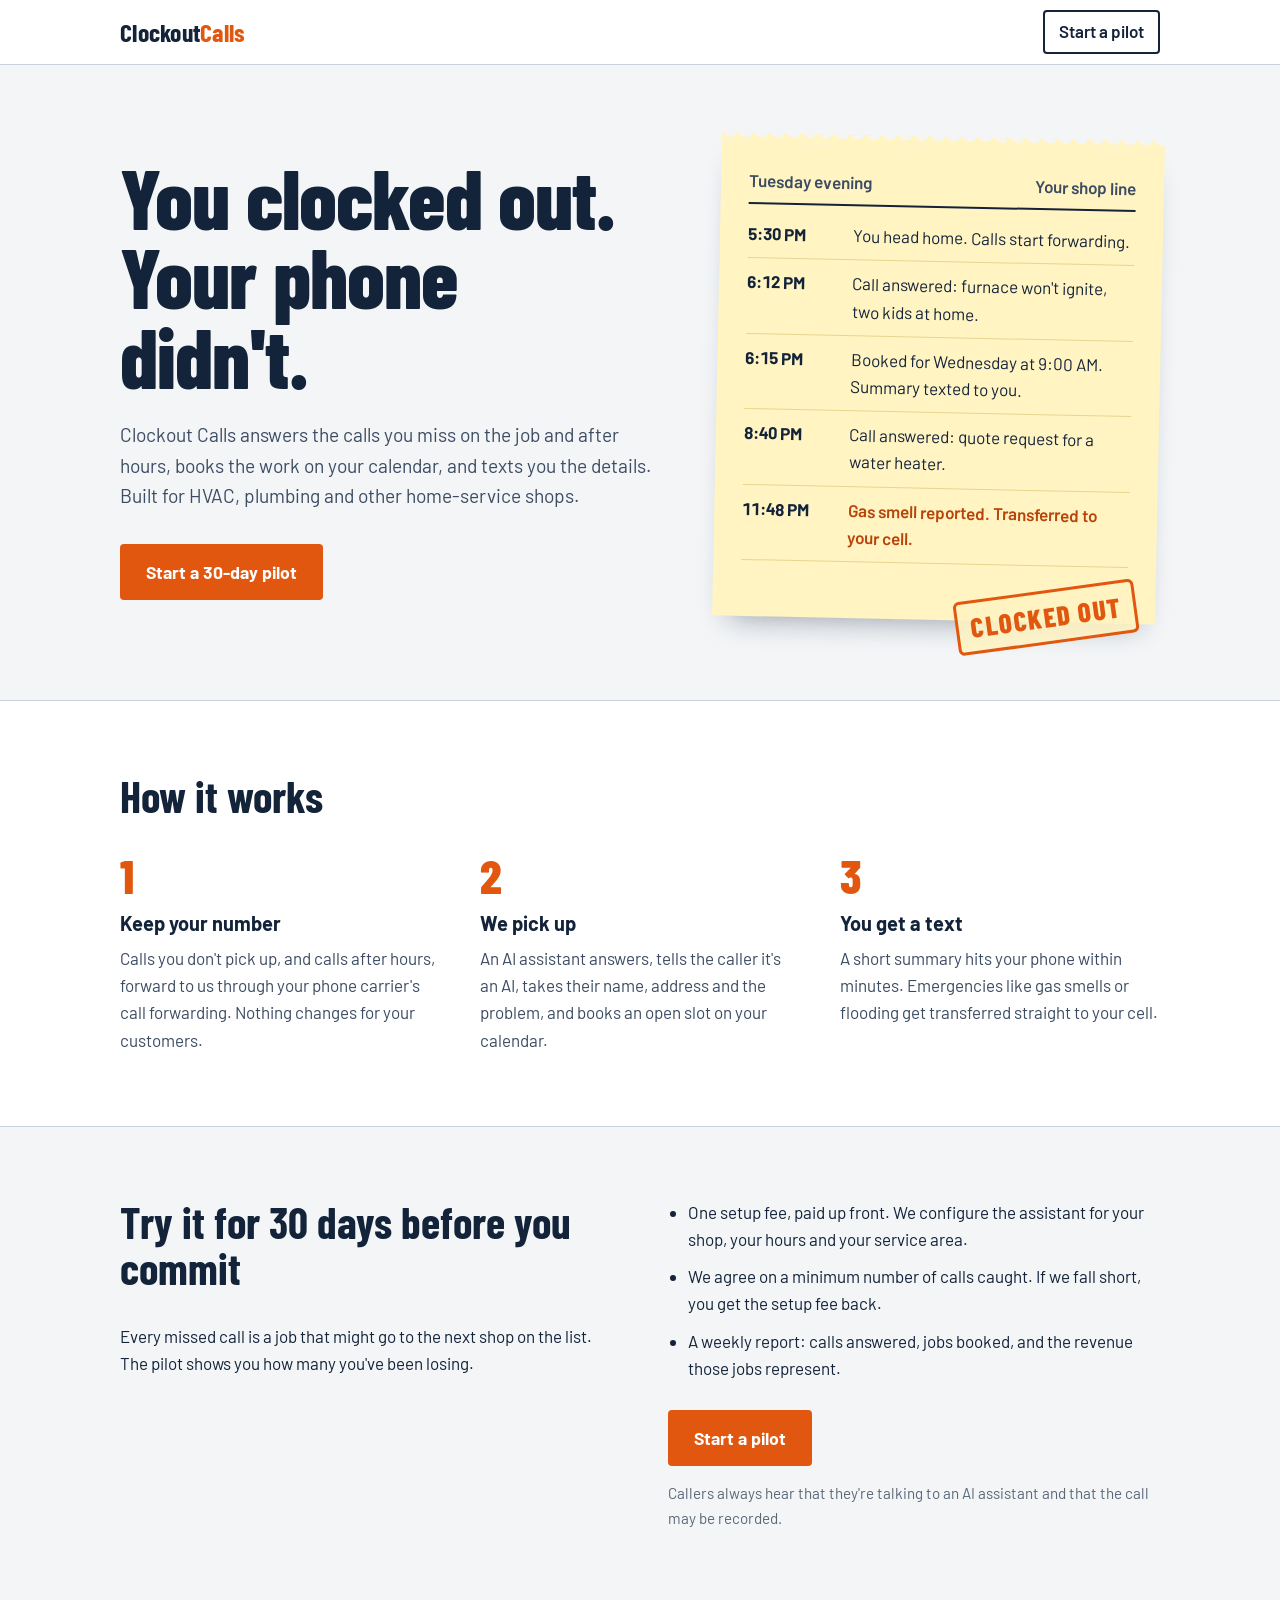
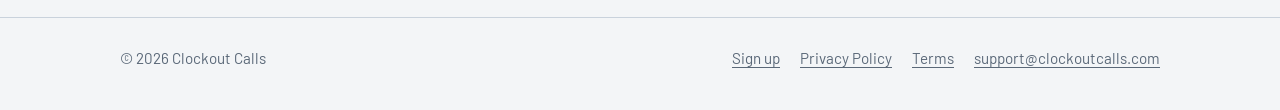
<file: index.html>
<!doctype html>
<html lang="en">
<head>
  <meta charset="utf-8">
  <meta name="viewport" content="width=device-width, initial-scale=1">
  <title>Clockout Calls | We answer the calls you miss</title>
  <meta name="description" content="Clockout Calls answers missed and after-hours calls for HVAC, plumbing and home-service businesses, books the job, and texts you the details.">
  <link rel="preconnect" href="https://fonts.googleapis.com">
  <link rel="preconnect" href="https://fonts.gstatic.com" crossorigin>
  <link href="https://fonts.googleapis.com/css2?family=Barlow:wght@400;600;700&family=Barlow+Condensed:wght@700;800&display=swap" rel="stylesheet">
  <link rel="stylesheet" href="styles.css">
</head>
<body>
  <header class="site-header">
    <div class="wrap">
      <a class="brand" href="index.html">Clockout<span>Calls</span></a>
      <a class="nav-cta" href="signup.html">Start a pilot</a>
    </div>
  </header>

  <main>
    <section class="hero">
      <div class="wrap">
        <div>
          <h1>You clocked out. Your phone didn't.</h1>
          <p>Clockout Calls answers the calls you miss on the job and after hours, books the work on your calendar, and texts you the details. Built for HVAC, plumbing and other home-service shops.</p>
          <a class="button" href="signup.html">Start a 30-day pilot</a>
        </div>

        <figure class="ticket" aria-label="Example of a night of calls handled by Clockout Calls">
          <div class="ticket-head"><span>Tuesday evening</span><span>Your shop line</span></div>
          <ol>
            <li><time>5:30 PM</time><span>You head home. Calls start forwarding.</span></li>
            <li><time>6:12 PM</time><span>Call answered: furnace won't ignite, two kids at home.</span></li>
            <li><time>6:15 PM</time><span>Booked for Wednesday at 9:00 AM. Summary texted to you.</span></li>
            <li><time>8:40 PM</time><span>Call answered: quote request for a water heater.</span></li>
            <li><time>11:48 PM</time><span class="urgent">Gas smell reported. Transferred to your cell.</span></li>
          </ol>
          <div class="stamp" aria-hidden="true">CLOCKED OUT</div>
        </figure>
      </div>
    </section>

    <section class="steps-section">
      <div class="wrap">
        <h2>How it works</h2>
        <ol class="steps">
          <li>
            <h3>Keep your number</h3>
            <p>Calls you don't pick up, and calls after hours, forward to us through your phone carrier's call forwarding. Nothing changes for your customers.</p>
          </li>
          <li>
            <h3>We pick up</h3>
            <p>An AI assistant answers, tells the caller it's an AI, takes their name, address and the problem, and books an open slot on your calendar.</p>
          </li>
          <li>
            <h3>You get a text</h3>
            <p>A short summary hits your phone within minutes. Emergencies like gas smells or flooding get transferred straight to your cell.</p>
          </li>
        </ol>
      </div>
    </section>

    <section class="pilot">
      <div class="wrap">
        <div>
          <h2>Try it for 30 days before you commit</h2>
          <p>Every missed call is a job that might go to the next shop on the list. The pilot shows you how many you've been losing.</p>
        </div>
        <div>
          <ul>
            <li>One setup fee, paid up front. We configure the assistant for your shop, your hours and your service area.</li>
            <li>We agree on a minimum number of calls caught. If we fall short, you get the setup fee back.</li>
            <li>A weekly report: calls answered, jobs booked, and the revenue those jobs represent.</li>
          </ul>
          <a class="button" href="signup.html">Start a pilot</a>
          <p class="fine">Callers always hear that they're talking to an AI assistant and that the call may be recorded.</p>
        </div>
      </div>
    </section>
  </main>

  <footer class="site-footer">
    <div class="wrap">
      <span>&copy; 2026 Clockout Calls</span>
      <nav aria-label="Footer">
        <a href="signup.html">Sign up</a>
        <a href="privacy.html">Privacy Policy</a>
        <a href="terms.html">Terms</a>
        <a href="mailto:support@clockoutcalls.com">support@clockoutcalls.com</a>
      </nav>
    </div>
  </footer>
</body>
</html>
</file>
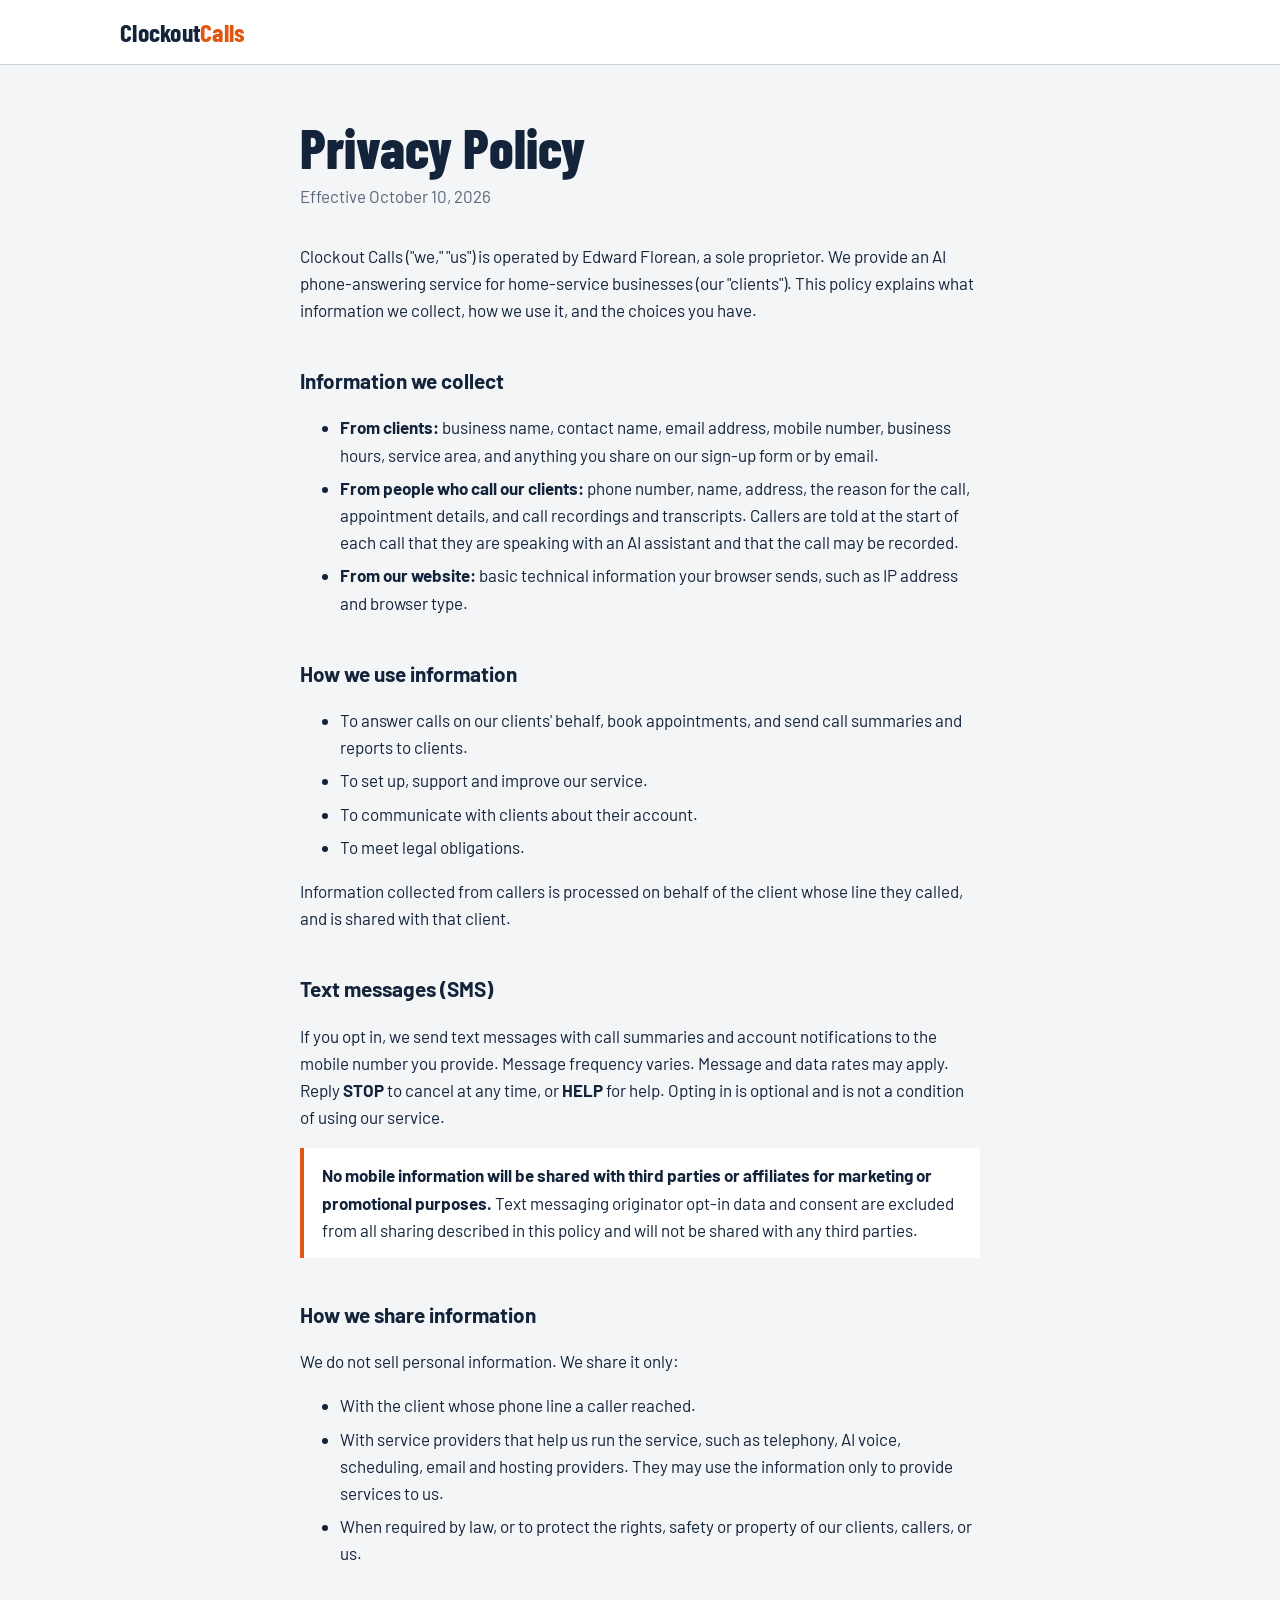
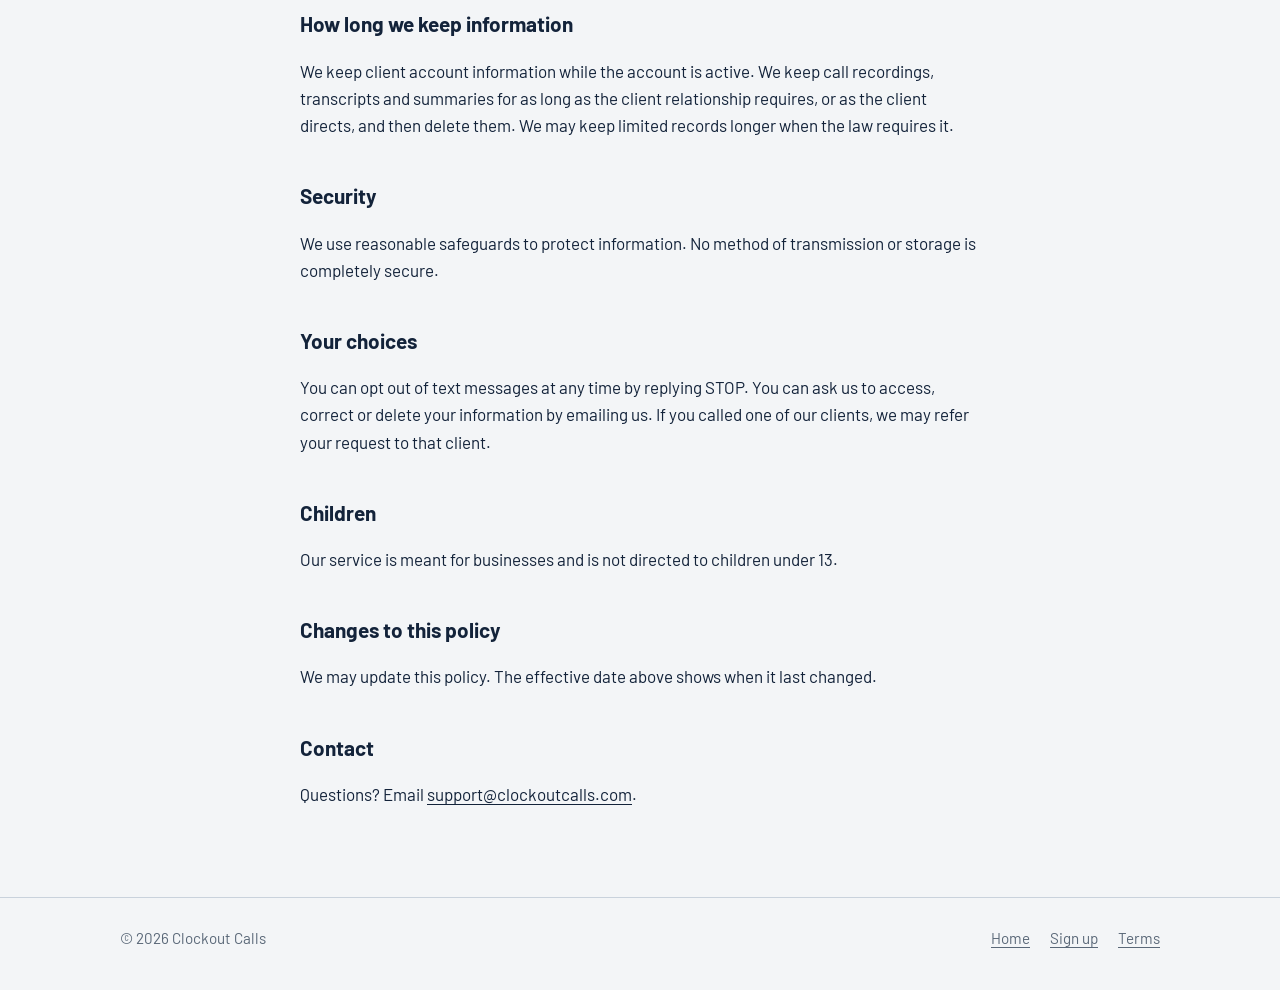
<file: privacy.html>
<!doctype html>
<html lang="en">
<head>
  <meta charset="utf-8">
  <meta name="viewport" content="width=device-width, initial-scale=1">
  <title>Privacy Policy | Clockout Calls</title>
  <link rel="preconnect" href="https://fonts.googleapis.com">
  <link rel="preconnect" href="https://fonts.gstatic.com" crossorigin>
  <link href="https://fonts.googleapis.com/css2?family=Barlow:wght@400;600;700&family=Barlow+Condensed:wght@700;800&display=swap" rel="stylesheet">
  <link rel="stylesheet" href="styles.css">
</head>
<body>
  <header class="site-header">
    <div class="wrap">
      <a class="brand" href="index.html">Clockout<span>Calls</span></a>
    </div>
  </header>

  <main class="doc">
    <div class="wrap narrow">
      <h1>Privacy Policy</h1>
      <p class="updated">Effective October 10, 2026</p>

      <p>Clockout Calls ("we," "us") is operated by Edward Florean, a sole proprietor. We provide an AI phone-answering service for home-service businesses (our "clients"). This policy explains what information we collect, how we use it, and the choices you have.</p>

      <h2>Information we collect</h2>
      <ul>
        <li><strong>From clients:</strong> business name, contact name, email address, mobile number, business hours, service area, and anything you share on our sign-up form or by email.</li>
        <li><strong>From people who call our clients:</strong> phone number, name, address, the reason for the call, appointment details, and call recordings and transcripts. Callers are told at the start of each call that they are speaking with an AI assistant and that the call may be recorded.</li>
        <li><strong>From our website:</strong> basic technical information your browser sends, such as IP address and browser type.</li>
      </ul>

      <h2>How we use information</h2>
      <ul>
        <li>To answer calls on our clients' behalf, book appointments, and send call summaries and reports to clients.</li>
        <li>To set up, support and improve our service.</li>
        <li>To communicate with clients about their account.</li>
        <li>To meet legal obligations.</li>
      </ul>
      <p>Information collected from callers is processed on behalf of the client whose line they called, and is shared with that client.</p>

      <h2>Text messages (SMS)</h2>
      <p>If you opt in, we send text messages with call summaries and account notifications to the mobile number you provide. Message frequency varies. Message and data rates may apply. Reply <strong>STOP</strong> to cancel at any time, or <strong>HELP</strong> for help. Opting in is optional and is not a condition of using our service.</p>
      <p class="callout"><strong>No mobile information will be shared with third parties or affiliates for marketing or promotional purposes.</strong> Text messaging originator opt-in data and consent are excluded from all sharing described in this policy and will not be shared with any third parties.</p>

      <h2>How we share information</h2>
      <p>We do not sell personal information. We share it only:</p>
      <ul>
        <li>With the client whose phone line a caller reached.</li>
        <li>With service providers that help us run the service, such as telephony, AI voice, scheduling, email and hosting providers. They may use the information only to provide services to us.</li>
        <li>When required by law, or to protect the rights, safety or property of our clients, callers, or us.</li>
      </ul>

      <h2>How long we keep information</h2>
      <p>We keep client account information while the account is active. We keep call recordings, transcripts and summaries for as long as the client relationship requires, or as the client directs, and then delete them. We may keep limited records longer when the law requires it.</p>

      <h2>Security</h2>
      <p>We use reasonable safeguards to protect information. No method of transmission or storage is completely secure.</p>

      <h2>Your choices</h2>
      <p>You can opt out of text messages at any time by replying STOP. You can ask us to access, correct or delete your information by emailing us. If you called one of our clients, we may refer your request to that client.</p>

      <h2>Children</h2>
      <p>Our service is meant for businesses and is not directed to children under 13.</p>

      <h2>Changes to this policy</h2>
      <p>We may update this policy. The effective date above shows when it last changed.</p>

      <h2>Contact</h2>
      <p>Questions? Email <a href="mailto:support@clockoutcalls.com">support@clockoutcalls.com</a>.</p>
    </div>
  </main>

  <footer class="site-footer">
    <div class="wrap">
      <span>&copy; 2026 Clockout Calls</span>
      <nav aria-label="Footer">
        <a href="index.html">Home</a>
        <a href="signup.html">Sign up</a>
        <a href="terms.html">Terms</a>
      </nav>
    </div>
  </footer>
</body>
</html>
</file>
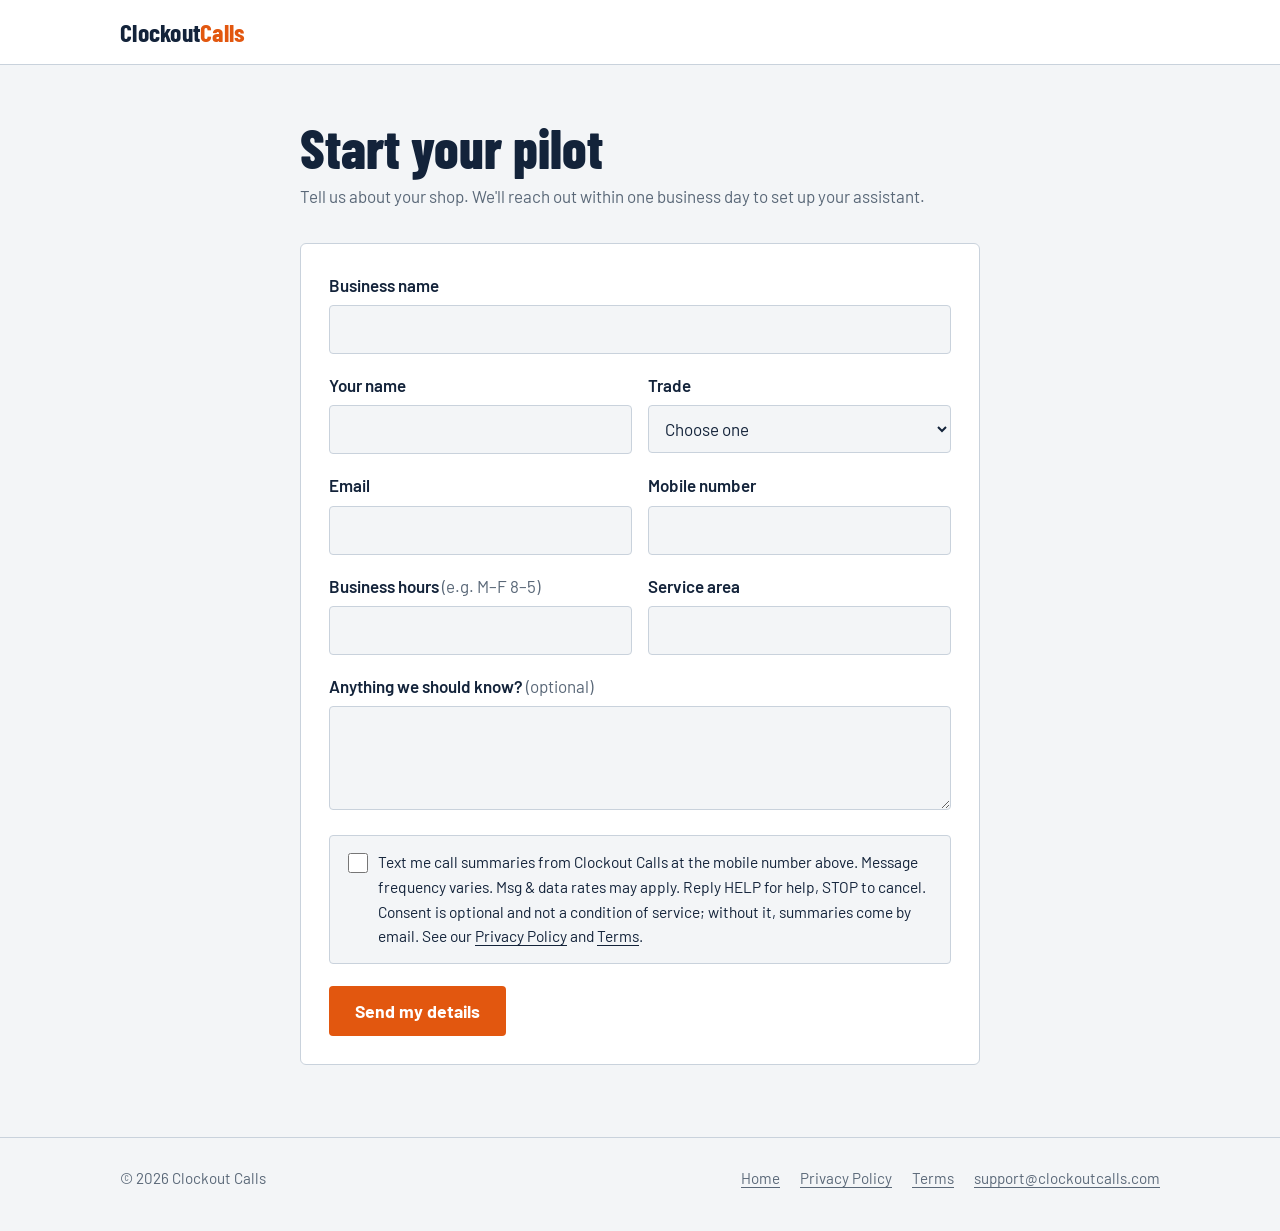
<file: signup.html>
<!doctype html>
<html lang="en">
<head>
  <meta charset="utf-8">
  <meta name="viewport" content="width=device-width, initial-scale=1">
  <title>Sign up | Clockout Calls</title>
  <meta name="description" content="Start a Clockout Calls pilot for your home-service business.">
  <link rel="preconnect" href="https://fonts.googleapis.com">
  <link rel="preconnect" href="https://fonts.gstatic.com" crossorigin>
  <link href="https://fonts.googleapis.com/css2?family=Barlow:wght@400;600;700&family=Barlow+Condensed:wght@700;800&display=swap" rel="stylesheet">
  <link rel="stylesheet" href="styles.css">
</head>
<body>
  <header class="site-header">
    <div class="wrap">
      <a class="brand" href="index.html">Clockout<span>Calls</span></a>
    </div>
  </header>

  <main class="doc">
    <div class="wrap narrow">
      <h1>Start your pilot</h1>
      <p class="updated">Tell us about your shop. We'll reach out within one business day to set up your assistant.</p>

      <form class="form" action="mailto:support@clockoutcalls.com" method="POST" enctype="text/plain">
        <div class="field">
          <label for="business">Business name</label>
          <input id="business" name="business_name" type="text" autocomplete="organization" required>
        </div>
        <div class="row">
          <div class="field">
            <label for="name">Your name</label>
            <input id="name" name="contact_name" type="text" autocomplete="name" required>
          </div>
          <div class="field">
            <label for="trade">Trade</label>
            <select id="trade" name="trade" required>
              <option value="">Choose one</option>
              <option>HVAC</option>
              <option>Plumbing</option>
              <option>Garage doors</option>
              <option>Roofing</option>
              <option>Electrical</option>
              <option>Other</option>
            </select>
          </div>
        </div>
        <div class="row">
          <div class="field">
            <label for="email">Email</label>
            <input id="email" name="email" type="email" autocomplete="email" required>
          </div>
          <div class="field">
            <label for="mobile">Mobile number</label>
            <input id="mobile" name="mobile" type="tel" autocomplete="tel" required>
          </div>
        </div>
        <div class="row">
          <div class="field">
            <label for="hours">Business hours <span class="hint">(e.g. M–F 8–5)</span></label>
            <input id="hours" name="business_hours" type="text">
          </div>
          <div class="field">
            <label for="area">Service area</label>
            <input id="area" name="service_area" type="text">
          </div>
        </div>
        <div class="field">
          <label for="notes">Anything we should know? <span class="hint">(optional)</span></label>
          <textarea id="notes" name="notes" rows="3"></textarea>
        </div>

        <label class="consent" for="sms-consent">
          <input id="sms-consent" name="sms_consent" type="checkbox" value="yes">
          <span>Text me call summaries from Clockout Calls at the mobile number above. Message frequency varies. Msg &amp; data rates may apply. Reply HELP for help, STOP to cancel. Consent is optional and not a condition of service; without it, summaries come by email. See our <a href="privacy.html">Privacy Policy</a> and <a href="terms.html">Terms</a>.</span>
        </label>

        <button class="button" type="submit">Send my details</button>
      </form>
    </div>
  </main>

  <footer class="site-footer">
    <div class="wrap">
      <span>&copy; 2026 Clockout Calls</span>
      <nav aria-label="Footer">
        <a href="index.html">Home</a>
        <a href="privacy.html">Privacy Policy</a>
        <a href="terms.html">Terms</a>
        <a href="mailto:support@clockoutcalls.com">support@clockoutcalls.com</a>
      </nav>
    </div>
  </footer>
</body>
</html>
</file>
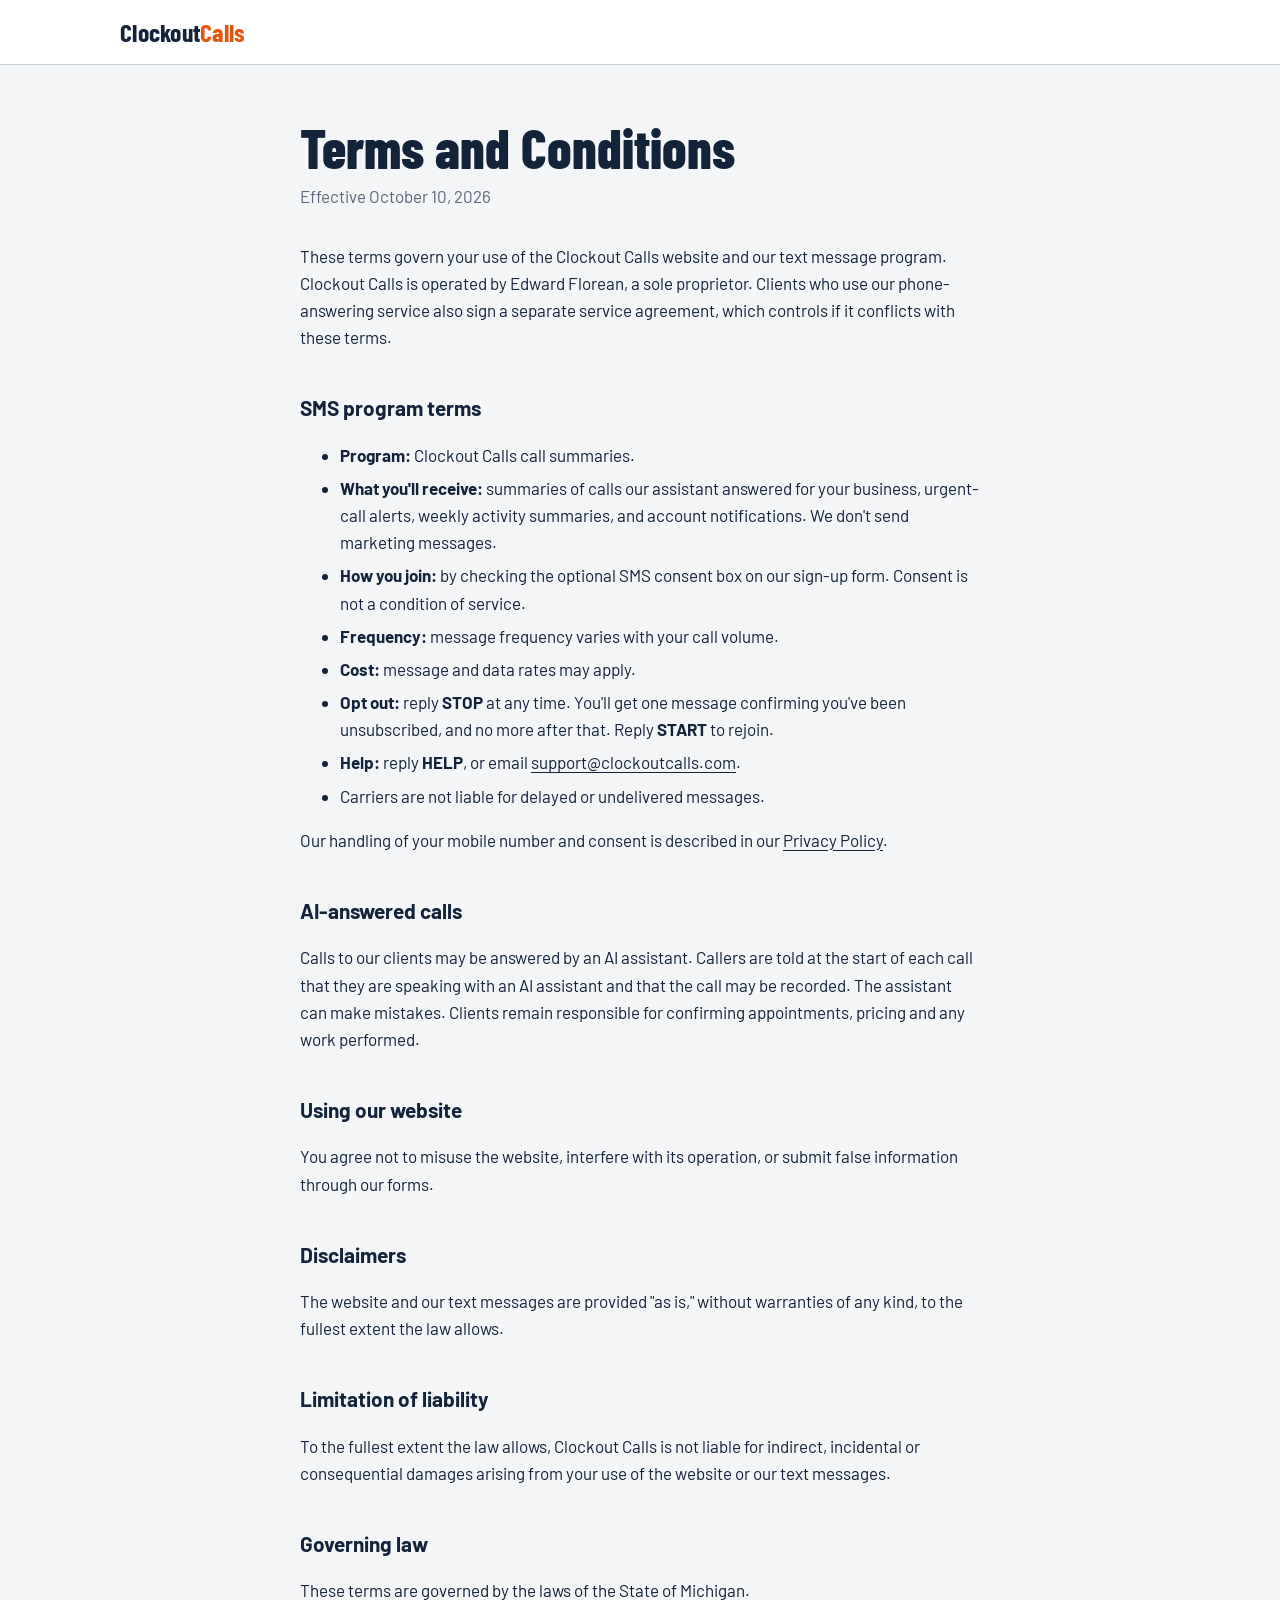
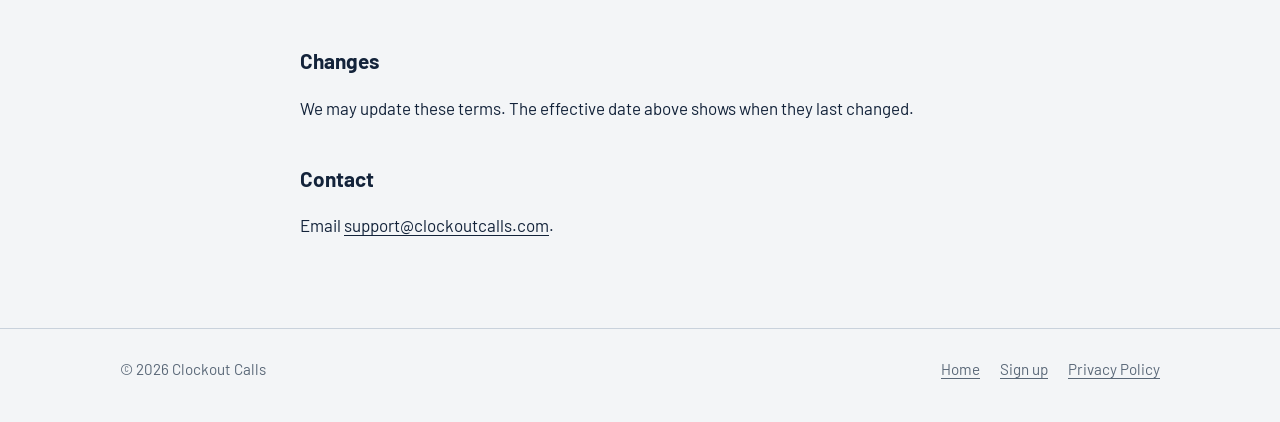
<file: terms.html>
<!doctype html>
<html lang="en">
<head>
  <meta charset="utf-8">
  <meta name="viewport" content="width=device-width, initial-scale=1">
  <title>Terms | Clockout Calls</title>
  <link rel="preconnect" href="https://fonts.googleapis.com">
  <link rel="preconnect" href="https://fonts.gstatic.com" crossorigin>
  <link href="https://fonts.googleapis.com/css2?family=Barlow:wght@400;600;700&family=Barlow+Condensed:wght@700;800&display=swap" rel="stylesheet">
  <link rel="stylesheet" href="styles.css">
</head>
<body>
  <header class="site-header">
    <div class="wrap">
      <a class="brand" href="index.html">Clockout<span>Calls</span></a>
    </div>
  </header>

  <main class="doc">
    <div class="wrap narrow">
      <h1>Terms and Conditions</h1>
      <p class="updated">Effective October 10, 2026</p>

      <p>These terms govern your use of the Clockout Calls website and our text message program. Clockout Calls is operated by Edward Florean, a sole proprietor. Clients who use our phone-answering service also sign a separate service agreement, which controls if it conflicts with these terms.</p>

      <h2>SMS program terms</h2>
      <ul>
        <li><strong>Program:</strong> Clockout Calls call summaries.</li>
        <li><strong>What you'll receive:</strong> summaries of calls our assistant answered for your business, urgent-call alerts, weekly activity summaries, and account notifications. We don't send marketing messages.</li>
        <li><strong>How you join:</strong> by checking the optional SMS consent box on our sign-up form. Consent is not a condition of service.</li>
        <li><strong>Frequency:</strong> message frequency varies with your call volume.</li>
        <li><strong>Cost:</strong> message and data rates may apply.</li>
        <li><strong>Opt out:</strong> reply <strong>STOP</strong> at any time. You'll get one message confirming you've been unsubscribed, and no more after that. Reply <strong>START</strong> to rejoin.</li>
        <li><strong>Help:</strong> reply <strong>HELP</strong>, or email <a href="mailto:support@clockoutcalls.com">support@clockoutcalls.com</a>.</li>
        <li>Carriers are not liable for delayed or undelivered messages.</li>
      </ul>
      <p>Our handling of your mobile number and consent is described in our <a href="privacy.html">Privacy Policy</a>.</p>

      <h2>AI-answered calls</h2>
      <p>Calls to our clients may be answered by an AI assistant. Callers are told at the start of each call that they are speaking with an AI assistant and that the call may be recorded. The assistant can make mistakes. Clients remain responsible for confirming appointments, pricing and any work performed.</p>

      <h2>Using our website</h2>
      <p>You agree not to misuse the website, interfere with its operation, or submit false information through our forms.</p>

      <h2>Disclaimers</h2>
      <p>The website and our text messages are provided "as is," without warranties of any kind, to the fullest extent the law allows.</p>

      <h2>Limitation of liability</h2>
      <p>To the fullest extent the law allows, Clockout Calls is not liable for indirect, incidental or consequential damages arising from your use of the website or our text messages.</p>

      <h2>Governing law</h2>
      <p>These terms are governed by the laws of the State of Michigan.</p>

      <h2>Changes</h2>
      <p>We may update these terms. The effective date above shows when they last changed.</p>

      <h2>Contact</h2>
      <p>Email <a href="mailto:support@clockoutcalls.com">support@clockoutcalls.com</a>.</p>
    </div>
  </main>

  <footer class="site-footer">
    <div class="wrap">
      <span>&copy; 2026 Clockout Calls</span>
      <nav aria-label="Footer">
        <a href="index.html">Home</a>
        <a href="signup.html">Sign up</a>
        <a href="privacy.html">Privacy Policy</a>
      </nav>
    </div>
  </footer>
</body>
</html>
</file>
<file: styles.css>
:root {
  --ink: #13233a;
  --ink-soft: #3c4c63;
  --muted: #5a6878;
  --paper: #f3f5f7;
  --white: #ffffff;
  --ticket: #fff4c2;
  --ticket-line: #e6d68f;
  --signal: #e2570f;
  --signal-dark: #b8440a;
  --line: #c9d2dc;
  --display: "Barlow Condensed", "Arial Narrow", sans-serif;
  --body: "Barlow", "Segoe UI", Arial, sans-serif;
}

* { box-sizing: border-box; }

html { -webkit-text-size-adjust: 100%; }

body {
  margin: 0;
  background: var(--paper);
  color: var(--ink);
  font-family: var(--body);
  font-size: 1.0625rem;
  line-height: 1.6;
}

a { color: var(--ink); text-underline-offset: 3px; }
a:hover { color: var(--signal-dark); }

:focus-visible { outline: 3px solid var(--signal); outline-offset: 3px; }

.wrap { max-width: 1080px; margin: 0 auto; padding: 0 20px; }
.narrow { max-width: 720px; }

/* Header */
.site-header { border-bottom: 1px solid var(--line); background: var(--white); }
.site-header .wrap { display: flex; align-items: center; justify-content: space-between; height: 64px; }
.brand {
  font-family: var(--display);
  font-weight: 700;
  font-size: 1.6rem;
  letter-spacing: 0.01em;
  text-decoration: none;
}
.brand span { color: var(--signal); }
.nav-cta {
  font-weight: 600;
  text-decoration: none;
  border: 2px solid var(--ink);
  padding: 6px 14px;
  border-radius: 4px;
}
.nav-cta:hover { background: var(--ink); color: var(--white); }

/* Hero */
.hero { padding: 72px 0 80px; }
.hero .wrap { display: grid; grid-template-columns: 1.1fr 0.9fr; gap: 56px; align-items: center; }
.hero h1 {
  font-family: var(--display);
  font-weight: 800;
  font-size: clamp(3rem, 7vw, 5.25rem);
  line-height: 0.95;
  letter-spacing: -0.01em;
  margin: 0 0 24px;
}
.hero p { font-size: 1.2rem; color: var(--ink-soft); max-width: 34em; margin: 0 0 32px; }

.button {
  display: inline-block;
  background: var(--signal);
  color: var(--white);
  font-weight: 700;
  font-size: 1.1rem;
  text-decoration: none;
  padding: 14px 26px;
  border-radius: 4px;
  border: 0;
  cursor: pointer;
  font-family: var(--body);
}
.button:hover { background: var(--signal-dark); color: var(--white); }

/* Job ticket */
.ticket {
  position: relative;
  background: var(--ticket);
  margin: 0;
  padding: 34px 28px 56px;
  box-shadow: 0 18px 30px -18px rgba(19, 35, 58, 0.45);
  transform: rotate(1.2deg);
}
.ticket::before {
  content: "";
  position: absolute;
  top: 0; left: 0; right: 0;
  height: 10px;
  background: radial-gradient(circle at 8px -2px, var(--paper) 6px, transparent 6.5px) 0 0 / 16px 10px repeat-x;
}
.ticket-head {
  display: flex;
  justify-content: space-between;
  font-weight: 600;
  color: var(--ink-soft);
  border-bottom: 2px solid var(--ink);
  padding-bottom: 8px;
  margin-bottom: 6px;
}
.ticket ol { list-style: none; margin: 0; padding: 0; }
.ticket li {
  display: grid;
  grid-template-columns: 5.5em 1fr;
  gap: 12px;
  padding: 10px 0;
  border-bottom: 1px solid var(--ticket-line);
}
.ticket time { font-weight: 700; font-variant-numeric: tabular-nums; }
.ticket .urgent { color: var(--signal-dark); font-weight: 600; }
.stamp {
  position: absolute;
  right: 18px;
  bottom: -22px;
  font-family: var(--display);
  font-weight: 800;
  font-size: 1.7rem;
  letter-spacing: 0.06em;
  color: var(--signal);
  border: 3px solid var(--signal);
  border-radius: 6px;
  padding: 2px 12px;
  transform: rotate(-9deg);
  background: rgba(255, 244, 194, 0.85);
}

/* Sections */
section { padding: 72px 0; }
section h2 {
  font-family: var(--display);
  font-weight: 700;
  font-size: clamp(2rem, 4vw, 2.75rem);
  line-height: 1.05;
  margin: 0 0 32px;
}
.steps-section { background: var(--white); border-top: 1px solid var(--line); border-bottom: 1px solid var(--line); }
.steps { list-style: none; margin: 0; padding: 0; display: grid; grid-template-columns: repeat(3, 1fr); gap: 40px; counter-reset: step; }
.steps li { counter-increment: step; }
.steps li::before {
  content: counter(step);
  display: block;
  font-family: var(--display);
  font-weight: 800;
  font-size: 3rem;
  line-height: 1;
  color: var(--signal);
  margin-bottom: 8px;
}
.steps h3 { font-size: 1.25rem; margin: 0 0 6px; }
.steps p { margin: 0; color: var(--ink-soft); }

.pilot .wrap { display: grid; grid-template-columns: 1fr 1fr; gap: 56px; align-items: start; }
.pilot ul { margin: 0 0 28px; padding-left: 1.2em; }
.pilot li { margin-bottom: 10px; }
.fine { color: var(--muted); font-size: 0.95rem; }

/* Footer */
.site-footer { border-top: 1px solid var(--line); padding: 28px 0 40px; color: var(--muted); font-size: 0.95rem; }
.site-footer .wrap { display: flex; flex-wrap: wrap; justify-content: space-between; gap: 16px; }
.site-footer nav { display: flex; flex-wrap: wrap; gap: 20px; }
.site-footer a { color: var(--muted); }

/* Text pages (privacy, terms) */
.doc { padding: 56px 0 72px; }
.doc h1 { font-family: var(--display); font-weight: 800; font-size: clamp(2.4rem, 5vw, 3.4rem); line-height: 1; margin: 0 0 8px; }
.doc h2 { font-size: 1.3rem; margin: 40px 0 8px; }
.doc .updated { color: var(--muted); margin: 0 0 32px; }
.doc li { margin-bottom: 6px; }
.callout { background: var(--white); border-left: 4px solid var(--signal); padding: 14px 18px; }

/* Sign-up form */
.form { background: var(--white); border: 1px solid var(--line); border-radius: 6px; padding: 28px; }
.field { margin-bottom: 18px; }
.field label { display: block; font-weight: 600; margin-bottom: 6px; }
.field .hint { font-weight: 400; color: var(--muted); }
.field input, .field select, .field textarea {
  width: 100%;
  font: inherit;
  min-height: 48px;
  padding: 10px 12px;
  border: 1px solid var(--line);
  border-radius: 4px;
  background: var(--paper);
  color: var(--ink);
}
.row { display: grid; grid-template-columns: 1fr 1fr; gap: 16px; }
.consent { display: grid; grid-template-columns: 22px 1fr; gap: 12px; align-items: start; background: var(--paper); border: 1px solid var(--line); border-radius: 4px; padding: 14px; margin: 8px 0 22px; font-size: 0.97rem; }
.consent input { width: 20px; height: 20px; margin-top: 3px; accent-color: var(--signal); }

@media (max-width: 820px) {
  .hero { padding: 48px 0 64px; }
  .hero .wrap, .pilot .wrap { grid-template-columns: 1fr; gap: 48px; }
  .steps { grid-template-columns: 1fr; gap: 28px; }
  .row { grid-template-columns: 1fr; gap: 0; }
  .ticket { transform: none; }
  section { padding: 56px 0; }
}

@media (prefers-reduced-motion: reduce) {
  * { transition: none !important; animation: none !important; }
}
</file>
